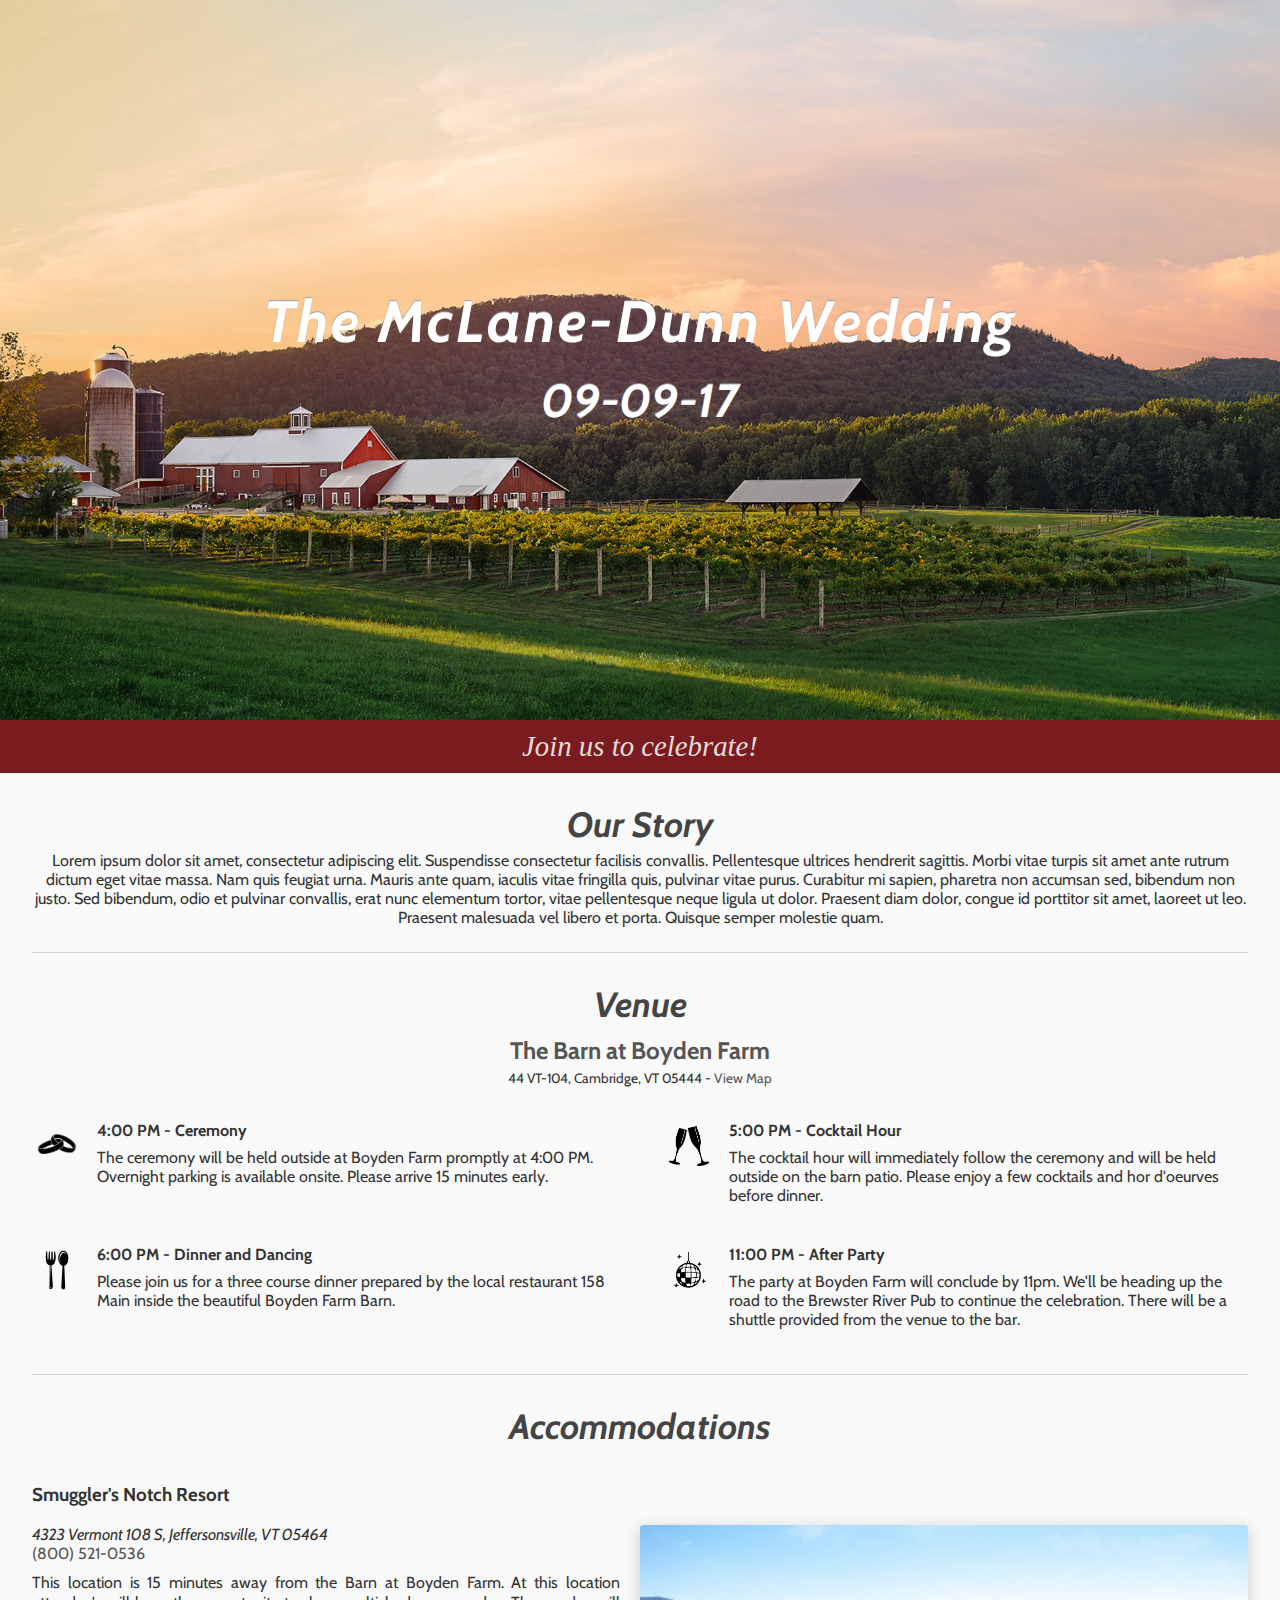
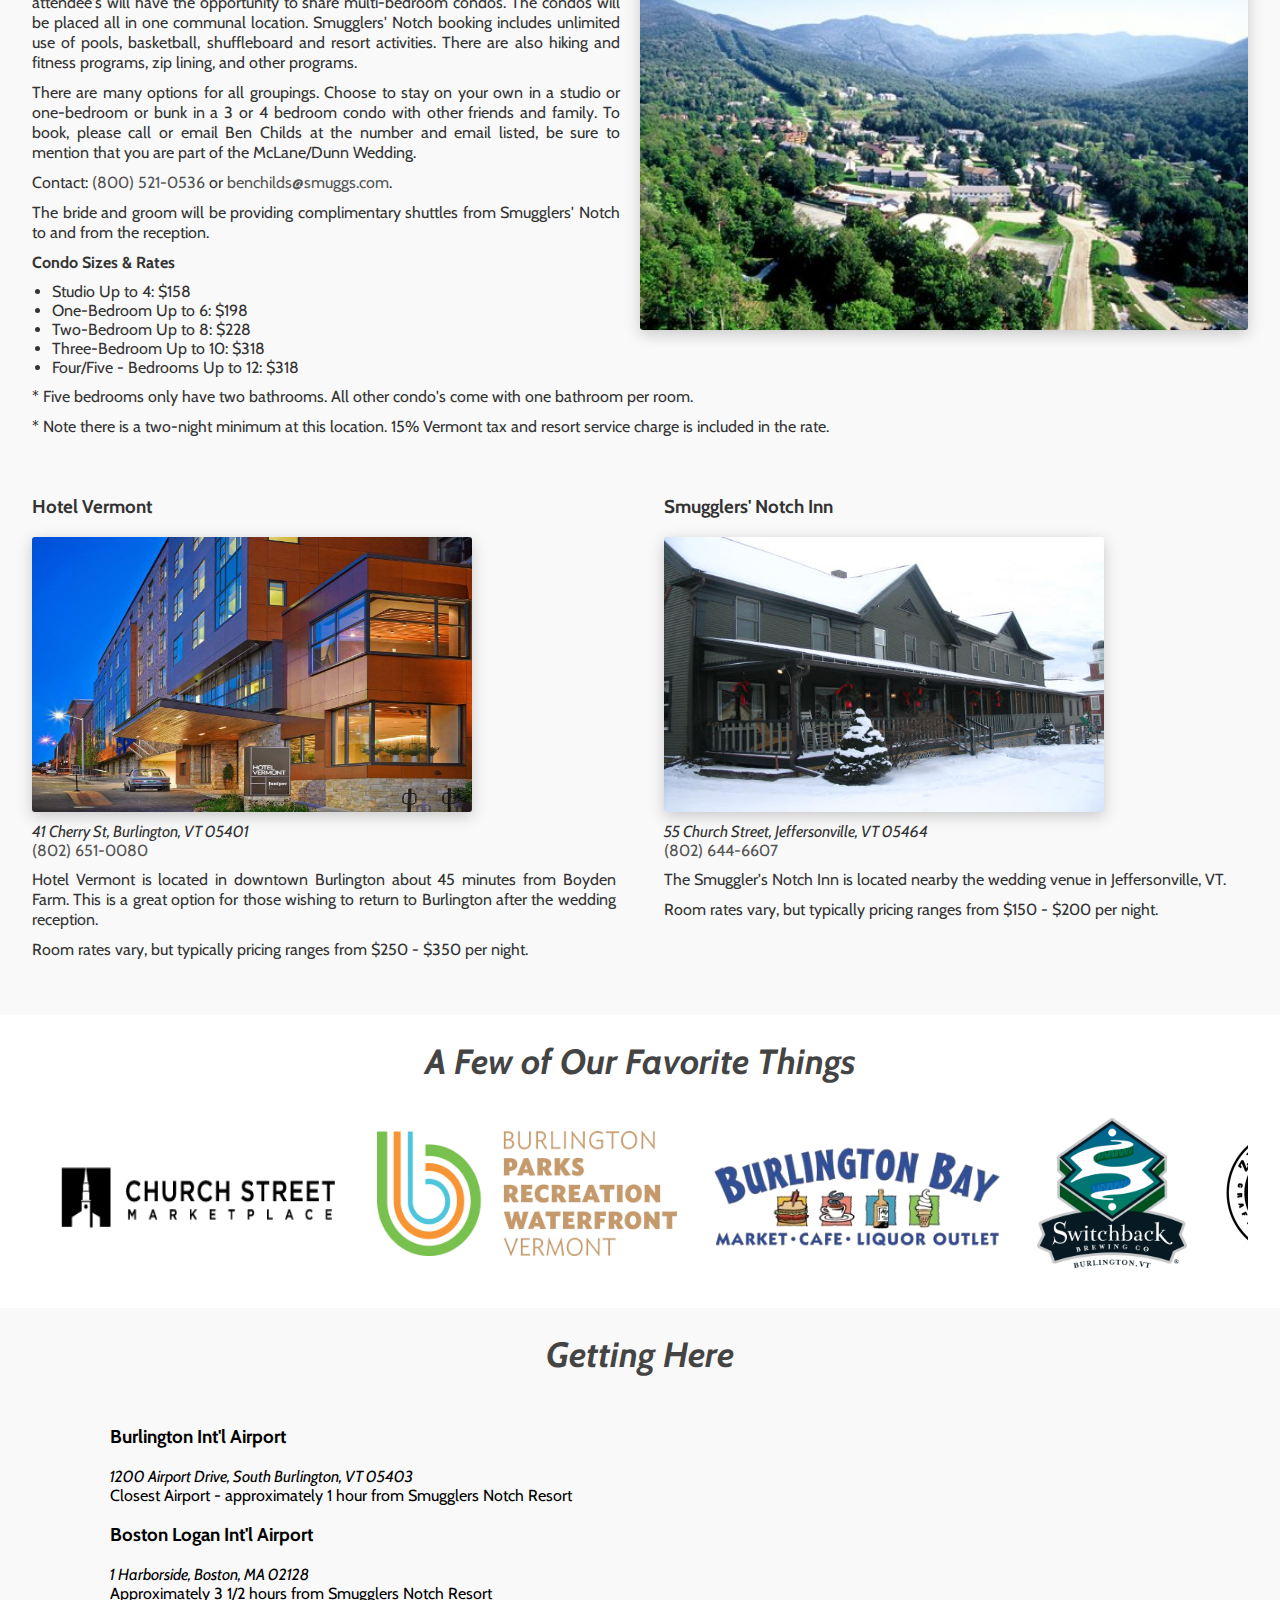
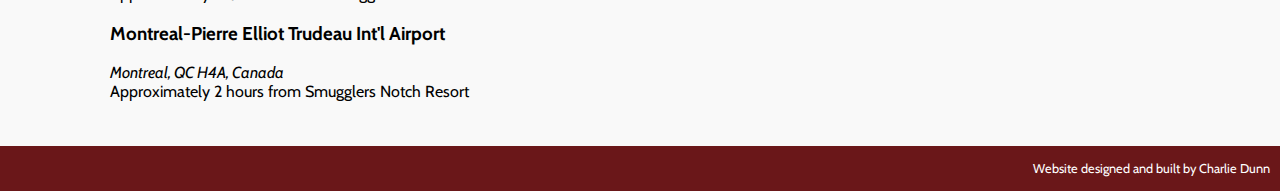
<file: index.html>
<!DOCTYPE html>
<html>
  <head>
    <meta charset="utf-8" />
    <meta name="viewport" content="width=device-width initial-scale=1" />
    <meta title="McLane-Dunn Wedding | 09/09/17" />
    <title>McLane-Dunn Wedding | 09.09.17</title>
    <link rel="stylesheet" href="css/normalize.css" type="text/css" />
    <link rel="stylesheet" href="css/main.css" type="text/css"  />
    <link href="https://fonts.googleapis.com/css?family=Cabin|Merriweather|Allura" rel="stylesheet">
  </head>
  <body>
    <div id="wrapper">
      <header>
        <div class="menu-btn" data-role="collapsible">
          <img class="ham-menu" src="images/ham-menu-white.png" alt="menu icon">
          <span>Menu</span>
        </div>
        <nav class="main-nav">
          <img class="close-menu-btn" src="images/close.png" alt="close menu icon">
          <ul>
            <li class="menu"><a class="menu-link" href="#about"><img class="nav-icon" src="images/person.png" alt="person icon">Our Story</a></li>
            <li class="menu"><a class="menu-link" href="#wedding-info"><img class="nav-icon" src="images/info.png" alt="info icon">Wedding Information</a></li>
            <li class="menu"><a class="menu-link" href="#accommodations"><img class="nav-icon" src="images/hotel-xxl.png" alt="binoculors icon">Accommodations</a></li>
            <li class="menu"><a class="menu-link" href="#attractions"><img class="nav-icon" src="images/attractions.png" alt="binoculors icon">Things To Do</a></li>
            <li class="menu"><a class="menu-link" href="#travel"><img class="nav-icon" src="images/nav-white.png" alt="navigation icon">Getting Here</a></li>
          </ul>
        </nav>
        <h1 class="primary_title">The McLane-Dunn Wedding</h1>
        <h2 class="date">09-09-17</h2>
      </header>
      <div class="banner">
        <p>Join us to celebrate!</p>
      </div>
      <section class="main-content">
        <section id="about">
          <h2>Our Story</h2>
          <p>Lorem ipsum dolor sit amet, consectetur adipiscing elit. Suspendisse consectetur facilisis convallis. Pellentesque ultrices hendrerit sagittis. Morbi vitae turpis sit amet ante rutrum dictum eget vitae massa. Nam quis feugiat urna. Mauris ante quam, iaculis vitae fringilla quis, pulvinar vitae purus. Curabitur mi sapien, pharetra non accumsan sed, bibendum non justo. Sed bibendum, odio et pulvinar convallis, erat nunc elementum tortor, vitae pellentesque neque ligula ut dolor. Praesent diam dolor, congue id porttitor sit amet, laoreet ut leo. Praesent malesuada vel libero et porta. Quisque semper molestie quam.</p>
        </section>
        <section id="wedding-info">
          <div class="venue">
            <h2>Venue</h2>
            <h5 class="location"><a href="http://www.boydenfarm.com/" target="_blank">The Barn at Boyden Farm</a></h5>
            <p>44 VT-104, Cambridge, VT 05444 - <span><a href="https://goo.gl/maps/4TBpqwrgiZT2" target="_blank">View Map</a></span></p>
          </div>
          <div class="event-grid">
            <div class="events">
              <div class="icon-wrap">
                <img class="icon" src="images/rings.png" alt="rings icon">
              </div>
              <div class="details">
                <h4>4:00 PM - Ceremony</h4>
                <p>The ceremony will be held outside at Boyden Farm promptly at 4:00 PM. Overnight parking is available onsite. Please arrive 15 minutes early.</p>
              </div>
            </div>
            <div class="events">
              <div class="icon-wrap">
                <img class="icon" src="images/champagne.png" alt="champagne glass icon">
              </div>
              <div class="details">
                <h4>5:00 PM - Cocktail Hour</h4>
                <p>The cocktail hour will immediately follow the ceremony and will be held outside on the barn patio. Please enjoy a few cocktails and hor d'oeurves before dinner.</p>
              </div>
            </div>
            <div class="events">
              <div class="icon-wrap">
                <img class="icon" src="images/dinner.png" alt="rings icon">
              </div>
              <div class="details">
                <h4>6:00 PM - Dinner and Dancing</h4>
                <p>Please join us for a three course dinner prepared by the local restaurant 158 Main inside the beautiful Boyden Farm Barn.</p>
              </div>
            </div>
            <div class="events">
              <div class="icon-wrap">
                <img class="icon" src="images/party.png" alt="rings icon">
              </div>
              <div class="details">
                <h4>11:00 PM - After Party</h4>
                <p>The party at Boyden Farm will conclude by 11pm. We'll be heading up the road to the Brewster River Pub to continue the celebration. There will be a shuttle provided from the venue to the bar.</p>
              </div>
            </div>
          </div>
        </section>
        <section id="accommodations">
          <h2>Accommodations</h2>
          <div class="lodging-primary">
            <h3>Smuggler's Notch Resort</h3>
            <img class="lodging-primary-img" src="images/smuggs.jpg" alt="aerial view of smugglers notch">
            <address>4323 Vermont 108 S, Jeffersonsville, VT 05464</address>
            <a href="tel:800521-0536">(800) 521-0536</a>
            <p>This location is 15 minutes away from the Barn at Boyden Farm.
            At this location attendee's will have the opportunity to share multi-bedroom condos. The condos will be placed all in one communal location. Smugglers' Notch booking includes unlimited use of pools, basketball, shuffleboard and resort activities. There are also hiking and fitness programs, zip lining, and other programs.</p>
            <p>There are many options for all groupings. Choose to stay on your own in a studio or one-bedroom or bunk in a 3 or 4 bedroom condo with other friends and family.
            To book, please call or email Ben Childs at the number and email listed, be sure to mention that you are part of the McLane/Dunn Wedding.</p>
            <p>Contact:<a href="tel:8005210536"> (800) 521-0536</a> or <a href="mailto:benchilds@smuggs.com">benchilds@smuggs.com</a>.</p>
            <p>The bride and groom will be providing complimentary shuttles from Smugglers' Notch to and from the reception.</p>
            <h4>Condo Sizes & Rates</h4>
            <ul class="condo-rates">
              <li>Studio Up to 4: $158</li>
              <li>One-Bedroom Up to 6: $198</li>
              <li>Two-Bedroom Up to 8: $228</li>
              <li>Three-Bedroom Up to 10: $318</li>
              <li>Four/Five - Bedrooms Up to 12: $318</li>
            </ul>
            <p>* Five bedrooms only have two bathrooms. All other condo's come with one bathroom per room.</p>
            <p>* Note there is a two-night minimum at this location. 15% Vermont tax and resort service charge is included in the rate.</p>
          </div>
          <div class="lodging-grid">
            <div class="lodging-option">
              <h3>Hotel Vermont</h3>
              <img class="lodging-img" src="images/hotel-vt.jpg" alt="hotel vermont">
              <address>41 Cherry St, Burlington, VT 05401</address>
              <a href="tel:8026510080">(802) 651-0080</a>
              <p>Hotel Vermont is located in downtown Burlington about 45 minutes from Boyden Farm. This is a great option for those wishing to return to Burlington after the wedding reception.</p>
              <p>Room rates vary, but typically pricing ranges from $250 - $350 per night.</p>
            </div>
            <div class="lodging-option">
              <h3>Smugglers' Notch Inn</h3>
              <img class="lodging-img" src="images/smuggsinn.jpg" alt="hotel vermont">
              <address>55 Church Street, Jeffersonville, VT 05464</address>
              <a href="tel:8026446607">(802) 644-6607</a>
              <p>The Smuggler's Notch Inn is located nearby the wedding venue in Jeffersonville, VT. </p>
              <p>Room rates vary, but typically pricing ranges from $150 - $200 per night.</p>
            </div>
          </div>
        </section>
      </section>
      <section id="attractions">
        <h2>A Few of Our Favorite Things</h2>
        <div class="attractions-wrap">
          <article class="activity">
            <a href="http://www.churchstmarketplace.com/"><img class="logo-long" src="images/churchst.png" alt="church street marketplace logo"></a>
          </article>
          <article class="activity">
            <a href="https://enjoyburlington.com/venue/waterfront-park/"><img class="logo-long" src="images/burlington.png" alt="burlington, vt logo"></a>
          </article>
          <article class="activity">
            <a href="http://www.burlingtonbaycafe.com/"><img class="logo-long" src="images/burlingtonbay.png" alt="burlington bay cafe logo"></a>
          </article>
          <article class="activity">
            <a href="http://switchbackvt.com/"><img class="logo-square" src="images/switchback.png" alt="switchback brewery logo"></a>
          </article>
          <article class="activity">
            <a href="http://www.zerogravitybeer.com/"><img class="logo-square" src="images/zerogravity.png" alt="zero gravity brewery logo"></a>
          </article>
          <article class="activity">
            <a href="http://www.citizencider.com/"><img class="logo-square" src="images/citizencider.jpg" alt="citizen cider logo"></a>
          </article>
          <article class="activity">
            <a href="http://www.gostowe.com/"><img class="logo-long" src="images/stowe.jpg" alt="stowe, vt logo"></a>
          </article>
          <article class="activity">
            <a href="http://www.coldhollow.com/"><img class="logo-square" src="images/coldhollow.png" alt="cold holllow cidery logo"></a>
          </article>
          <article class="activity">
            <a href="https://alchemistbeer.com/"><img class="logo-square" src="images/alchemist.jpg" alt="alchemist brewery logo"></a>
          </article>
          <article class="activity">
            <a href="http://www.vontrappbrewing.com/"><img class="logo-long" src="images/vontrapp.png" alt="von trapp brewing company logo"></a>
          </article>
          <article class="activity">
            <a href="http://www.benjerry.com/about-us/factory-tours"><img class="logo-long" src="images/ben-jerry.jpg" alt="ben and jerrys logo"></a>
          </article>
          <article class="activity">
            <a href="http://vtstateparks.com/htm/underhill.htm"><img class="logo-square" src="images/hike.jpg" alt="vermont state parks logo"></a>
          </article>
        </div>
      </section>
      <section id="travel">
        <h2>Getting Here</h2>
        <div class="travel-wrap">
          <div class="options">
            <div class="airport-option">
              <h3>Burlington Int'l Airport</h3>
              <p>
                <address>
                1200 Airport Drive, South Burlington, VT 05403
                </address>
              Closest Airport - approximately 1 hour from Smugglers Notch Resort</p>
            </div>
            <div class="airport-option">
              <h3>Boston Logan Int'l Airport</h3>
              <p>
                <address>
                1 Harborside, Boston, MA 02128
              </address>
              Approximately 3 1/2 hours from Smugglers Notch Resort</p>
            </div>
            <div class="airport-option">
              <h3>Montreal-Pierre Elliot Trudeau Int'l Airport</h3>
              <p>
                <address>
                Montreal, QC H4A, Canada
                </address>
              Approximately 2 hours from Smugglers Notch Resort</p>
            </div>
          </div>
          <div class="map-wrap">
            <iframe class="map" src="https://www.google.com/maps/embed?pb=!1m19!1m8!1m3!1d11354.127715213152!2d-72.8967649535034!3d44.64748277737305!3m2!1i1024!2i768!4f13.1!4m8!3e6!4m0!4m5!1s0x4cb5f4542bbe79a9%3A0x69a55f3d533ab23f!2sThe+Barn+at+Boyden+Farm%2C+44+VT-104%2C+Cambridge%2C+VT+05444!3m2!1d44.647696499999995!2d-72.8882248!5e0!3m2!1sen!2sus!4v1488686399294" width="350" height="250" frameborder="0" style="border:0" allowfullscreen></iframe>
          </div>
        </div>
      </section>
      <footer>
        <p>Website designed and built by Charlie Dunn</p>
      </footer>
    </div>
    <script src="http://ajax.googleapis.com/ajax/libs/jquery/3.1.1/jquery.min.js"></script>
    <script type="text/javascript" src="script.js">
    </script>
  </body>
</html>
</file>
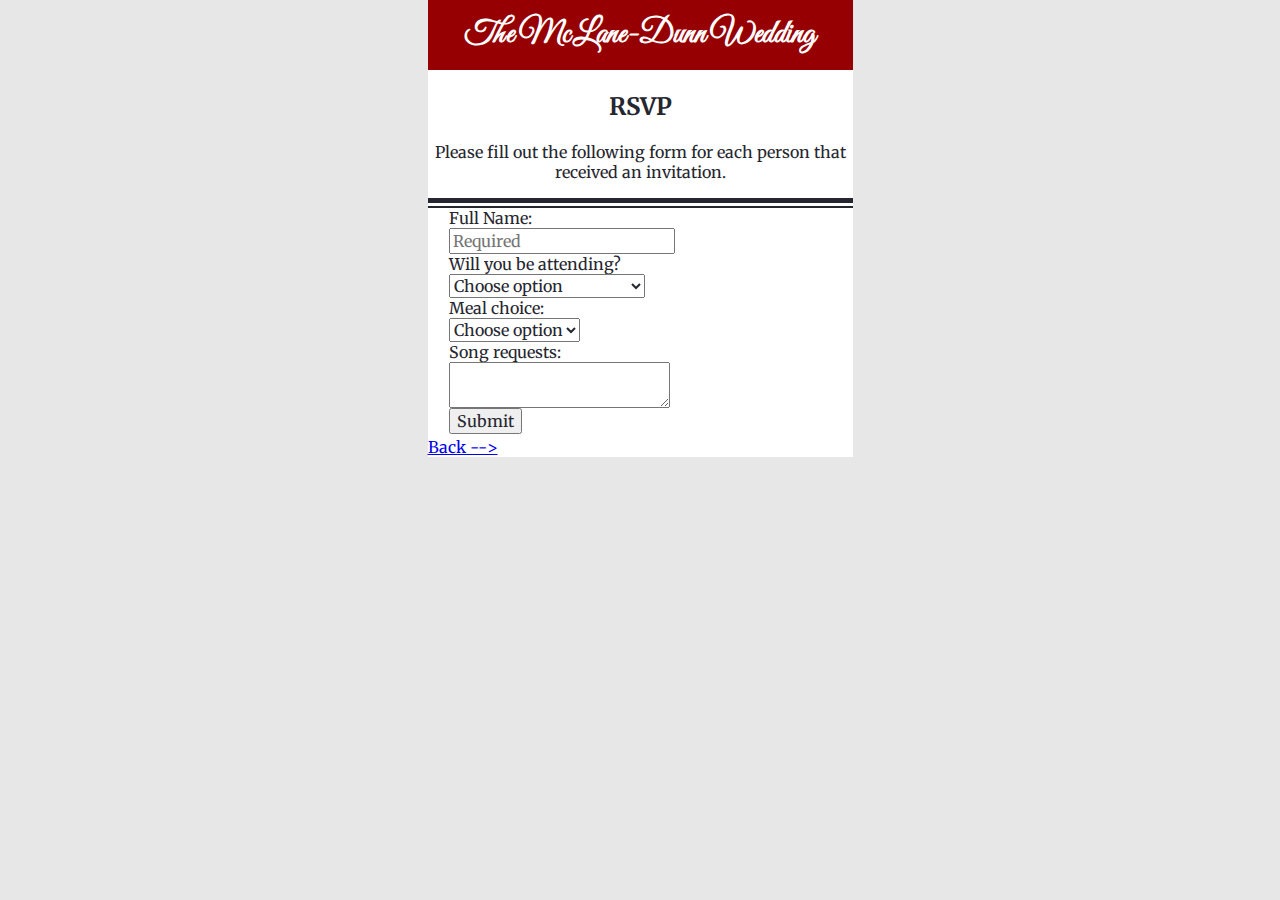
<file: rsvp.html>
<html>
  <head>
    <meta charset="utf-8" />
    <meta name="viewport" content="width=device-width initial-scale=1" />
    <meta title="McLane-Dunn Wedding | 09/09/17" />
    <title>McLane-Dunn Wedding | 09.09.17</title>
    <link rel="stylesheet" href="css/normalize.css" type="text/css" />
    <link rel="stylesheet" href="css/form.css" type="text/css"  />
    <link href="https://fonts.googleapis.com/css?family=Cabin|Great+Vibes|Merriweather|Montserrat|Satisfy|Tangerine|Sail" rel="stylesheet">
  </head>
  <body>
    <div id="wrapper">
      <header>
        <div class="form_header">
          <h1>The McLane-Dunn Wedding</h1>
          <h2>RSVP</h2>
          <p class="sub_title">Please fill out the following form for each person that received an invitation.</p>
        </div>
      </header>

      <form action="/webformmailer.php" method="post">
        <div class="form_wrap">
          <label for="name">Full Name:</label><br />
          <input type="text" id="name" name="user_name" placeholder="Required" /><br />
          <label for="attending">Will you be attending?</label></br>
          <select id="attending" name="user_status" required="required">
           <option value="Choose option">Choose option</option>
           <option value="yes">Yes, I will be attending</option>
           <option value="no">I regretfully decline</option>
         </select><br />
         <label for="meal">Meal choice:</label><br />
         <select id="meal" "user_meal" required="required">
           <option value="Choose options">Choose option</option>
           <option value="chicken">Chicken</option>
           <option value="steak">Steak</option>
           <option value="salmon">Salmon</option>
         </select></br>
         <label>Song requests:</label><br />
         <textarea></textarea><br />
         <button type="submit">Submit</button><br />
       </div>
      </form>
      <a href="index.html">Back --></a>
    </div>
  </body>
</html>
</file>
<file: css/main.css>
* {
  box-sizing: border-box;
}

/******** Base Styles *********
*******************************/

body {
 font-family: 'cabin', Merriweather, serif;
 background-color: #e2e2e2;
}

header {
  position: relative;
  display: flex;
  justify-content: center;
  align-items: center;
  flex-direction: column;
  background-image: url("../images/boyden_farm.jpg");
  background-repeat: no-repeat;
  background-position: bottom;
  background-size: cover;
  height: 80vh;
}

h2 {
  margin: 5px 0;
  color: #444;
  font-size: 220%;
  font-style: italic;
  text-align: center;
}

section {
  width: 95%;
  margin: 0 auto;
  padding: 25px 0;
  background-color: #f9f9f9;
  border-bottom: 1px solid lightgrey;
}

section:last-child {
  border-bottom: none;
}

h4,
h5,
p {
  margin: 0;
}

a {
  text-decoration: none;
  color: #555;
}

a:hover {
  color: #000;
  text-decoration: underline;
}

a:visited {
  text-decoration: none;
  color: #444;
}

/*********** Header ***********
*******************************/

#wrapper {
  overflow: hidden;
  background-color: #f9f9f9;
}

header {
  position: relative;
}

.menu-btn {
  position: absolute;
  top: 5px;
  left: 5px;
  display: flex;
  justify-content: center;
  align-items: center;
  padding: 5px 0;
  margin: 10px;
  width: 100px;
  border: 1px solid #fff;
  border-radius: 3px;
  color: #fff;
  cursor: pointer;
  text-transform: uppercase;
}

.ham-menu {
  margin: 0 10px 0 0;
  width: 20px;
  height: 20px;
}

.main-nav {
  display: none;
  flex-direction: column;
  justify-content: space-around;
  position: absolute;
  top: 0px;
  left: 0px;
  width: 100%;
  background-color: #6a1719;
  box-shadow: 0px 8px 16px 0px rgba(0,0,0,0.2);
  opacity: .9;
}

.close-menu-btn {
  position: absolute;
  top: 15px;
  right: 10px;
  height: 25px;
  width: 25px;
  cursor: pointer;
  z-index: 2;
}

.menu {
  padding: 10px 25px;
}

.menu a {
  display: flex;
  align-items: center;
  padding: 10px 0;
  width: 100%;
  color: #fff;
  font-size: .85em;
  text-transform: uppercase;
}

.nav-icon,
.home-icon {
  margin: 0 10px 0 0;
  height: 20px;
  width: 20px;
}

.primary_title,
.date {
  color: #fff;
  font-family: 'Cookie', cabin, serif;
  font-style: italic;
  text-shadow: 0px -1px 1px #9a9a9a;
  text-align: center;
}

.primary_title {
  font-size: 325%;
  letter-spacing: 2pt;
  margin: 0 0 10px 0;
}

.date {
  font-size: 250%;
}

.rsvp {
  display: none;
  margin: 10px 0;
  padding: 8px 25px;
  background-color: #922226;
  border-radius: 3px;
  border: 1px solid #7a1c1f;
  box-shadow: 0px 4px 16px 0px rgba(0,0,0,0.2);
  transition-duration: .25s;
}

.rsvp:hover {
  transform: scale(1.1);
  transition-duration: .25s;
}

.rsvp a {
  color: #fff;
  letter-spacing: 1.2pt;
}

.rsvp a:hover {
  text-decoration: none;
}

.banner {
  padding: 10px 0;
  background-color: #7a1c1f;
  color: #e5dada;
}

.banner > p {
  font-family: 'Cookie', georgia, serif;
  font-size: 180%;
  font-style: italic;
  text-align: center;
}

.back-to-top {
  position: fixed;
  bottom: 25px;
  right: 10px;
  width: 35px;
  height: 35px;
}

.hide {
  display: none;
}

/******** Layout Styles ********
*******************************/

.main-content {
  color: #333;
  padding: 0;
  border-bottom: none;
  width: 100%;
}

/*** About Section ***/

#about {
  text-align: center;
}

/*** Wedding Info Section ***/

#wedding-info {
  display: flex;
  flex-direction: column;
}

.venue {
  margin: 0 auto 15px auto;
  text-align: center;
}

.venue p {
  font-size: .85em;
}

.location {
  font-size: 1.5em;
  padding: 5px;
}

.events {
  display: flex;
  margin: 20px 0;
}

.events h4 {
  margin: 0 0 8px 0;
}

.icon {
  margin: 0 15px 0 0;
  padding: 5px;
  width: 50px;
  height: 50px;
}

.other-events h3 {
  font-size: 150%;
  font-style: italic;
  text-align: center;
}

.details address {
  display: block;
  margin: 10px 0 0 0;
}

/********* Lodging *********
****************************/

#accommodations p {
  margin: 10px 0;
  line-height: 20px;
  text-align: justify;
}

.lodging-primary {
  margin: 35px 0 20px 0;
}

.lodging-option {
  margin: 20px 0;
  padding: 0 0 20px 0;
}

.lodging-primary-img,
.lodging-img {
  display: block;
  margin: 10px 0;
  width: 100%;
  height: 80%;
  border-radius: 3px;
  box-shadow: 0px 4px 16px 0px rgba(0,0,0,0.2);
}

.condo-rates {
  list-style: disc;
}

.condo-rates li {
  margin: 0 0 0 20px;
}

.shuttles {
  font-size: 1.125em;
  font-weight: bold;
}

/********* Attractions *********
*******************************/

#attractions {
  display: flex;
  flex-direction: column;
  margin: 0;
  width: 100%;
  background-color: #fff;
  border-bottom: none;
}

#attractions h2 {
  margin: 0 10px 20px 10px;
}

.attractions-wrap {
  display: flex;
  align-items: center;
  overflow: auto;
  width: 95%;
  margin: 0 auto;
}

.logo-square {
  display: block;
  height: 150px;
  width: 150px;
  margin: 15px;
}

.logo-long {
  display: block;
  height: 125px;
  width: 300px;
  margin: 15px;
}

/******** Getting Here ********
*******************************/

#travel {
  display: flex;
  flex-direction: column;
  width: 100%;
  padding: 20px 10px;
  border-bottom: none;
}

.map-wrap {
  margin: 20px 0 0 0;
}

.map {
  display: block;
  width: 90%;
  margin: 0 auto;
}

#registry {
  width: 100%;
  border-bottom: none;
}

#registry h2 {
  margin: 0 auto;
  padding: 35px 0 15px 0;
  width: 95%;
  border-top: 1px solid lightgrey;
}

.stores {
  display: flex;
  flex-direction: column;
  width: 95%;
  margin: 0 auto;
}

.stores a {
  display: block;
}

.amazon,
.macys {
  display: block;
  height: 100px;
  width: 250px;
  margin: 15px auto;
}

/*** Image Gallery ***/

#gallery {
  width: 100%;
  display: flex;
  flex-direction: column;
}

#gallery h2 {
  margin: 0 auto;
  padding: 35px 0 15px 0;
  width: 95%;
  border-top: 1px solid lightgrey;
}

.panels {
  width: 95%;
  margin: 30px auto 0 auto;
  display: flex;
  display: -moz-flex;
  display: -ms-flexbox;
  display: -webkit-flex;
  overflow: scroll;
}

.panel {
  margin: 0 10px;
  padding: 125px;
  background-size: cover;
  background-position: center;
}

.panel1 {
  background-image: url('../images/house.jpg')
}
.panel2 {
  background-image: url('../images/jackson-lake.jpg')
}
.panel3 {
  background-image: url('../images/mthuron.jpg')
}
.panel4 {
  background-image: url('../images/lighthouse.jpg')
}
.panel5 {
  background-image: url('../images/jackson.jpg')
}
.panel6 {
  background-image: url('../images/sf.jpg')
}
.panel7 {
  background-image: url('../images/redrocks.jpg')
}
.panel8 {
  background-image: url('../images/ring.jpg')
}
.panel9 {
  background-image: url('../images/sf-beach.jpg')
}
.panel10 {
  background-image: url('../images/winter-park.jpg')
}
.panel11 {
  background-image: url('../images/farmhouse.jpg')
}
.panel12 {
  background-image: url('../images/wine-tasting.jpg')
}

.hint {
  display: none;
  text-align: center;
  color: #a2a2a2;
}


footer {
  background-color: #6a1719;
  color: #fff;
  font-size: .8em;
  text-align: right;
  padding: 15px 10px 15px 0;
}


/******** Media Queries ********
*******************************/

@media screen and (min-width: 768px) {

  header {
    height: 70vh;
  }

  .main-nav {
    z-index: 5;
  }

  .lodging-primary h4 {
    margin: 0 0 10px 0;
  }

  .lodging-primary-img {
    float: right;
    margin: 0 0 0 20px;
    height: 50%;
    width: 50%;
  }

  .event-grid,
  .lodging-grid {
    display: flex;
    flex-wrap: wrap;
    justify-content: space-between;
  }

  .events,
  .lodging-option {
    width: 48%;
  }

  .lodging-option {
    border-bottom: none;
    padding: 0;
  }

  .lodging-img {
    height: 275px;
  }

  .other-events {
    display: flex;
    flex-direction: column;
  }

  .other-events-wrap {
    display: flex;
    justify-content: space-between;
  }

  .travel-wrap {
    display: flex;
    flex-direction: row;
    justify-content: space-around;
    margin: 25px 0 0 0;
  }

  .map {
    width: 400px;
    height: 300px;
  }

  .stores {
    flex-direction: row;
    justify-content: space-around;
  }

  #registry {
    border-bottom: none;
  }

  /*** Image Gallery ***/

  .panels {
    width: 95%;
    margin: 30px auto 0 auto;
    display: flex;
    height: 50vh;
    background-color: #fff;
    box-shadow: 0 1px 10px 2px #e9e9e9;
  }

  .panel {
    padding: 0;
    margin: 0;
    flex: 1;
    -ms-flex: 1;
    -webkit-flex: 1;
    background-size: cover;
    background-position: center;
    box-shadow:inset 0 0 0 2px rgba(255,255,255,0.1);
    cursor: pointer;
    transition:
          flex 0.7s cubic-bezier(0.61,-0.19, 0.7,-0.11),
          background 0.2s;
    -webkit-transition:
          -ms-flex 0.7s cubic-bezier(0.61,-0.19, 0.7,-0.11),
          -webkit-flex 0.7s cubic-bezier(0.61,-0.19, 0.7,-0.11),
          background 0.2s;
  }

  .panel.open {
    flex: 16;
    -ms-flex: 16;
    -webkit-flex: 16;
    box-shadow:inset 0 0 0 5px rgba(255,255,255,0.1);
  }

  .hint {
    display: block;
    font-style: italic;
  }

}

@media screen and (min-width: 821px) {

  .menu a {
    font-size: .9em;
    text-transform: capitalize;
  }

  .menu-btn,
  .close-menu-btn {
    display: none;
  }

  .fixed {
    position: fixed;
    top: 0;
    left: 0;
    width: 100%;
    background: linear-gradient(to top, #6a1719 0%, #922226 100%);
    background: -webkit-linear-gradient(to top, #6a1719 0%, #922226 100%);
    opacity: 1;
    box-shadow: 0px 8px 16px 0px rgba(0,0,0,0.2);
    transition-delay: 2s;
  }

  .main-nav ul {
    display: flex;
    flex-flow: row nowrap;
    justify-content: space-around;
  }

  .nav-icon {
    display: none;
  }

  .primary_title {
    font-size: 365%;
  }

  .date {
    font-size: 290%;
  }

  .panel.open {
    flex: 7;
    -ms-flex: 7;
    -webkit-flex: 7;
  }

}

  @media screen and (min-width: 1024px) {

    header {
      height: 80vh;
    }

    .lodging-img {
      max-width: 440px;
      max-height: 275px;
    }

  }


  @media screen and (min-width: 1350px) {

    header {
      height: 70vh;
    }

    section,
    #travel,
    #registry,
    #gallery {
      width: 70%;
    }

    .travel-wrap {
      justify-content: space-between;
    }

    .lodging-primary-img {
      max-height: 40%;
      width: 40%;
    }

    .map {
      width: 600px;
    }

    #registry h2,
    #gallery h2 {
      width: 100%;
      margin: 0;
    }

    .panels {
      width: 100%;
    }

  }
</file>
<file: css/form.css>
*  {
  box-sizing: border-box;
}

/***** Base Styles ***********
******************************/

body {
  margin: 0 auto;
  max-width: 425px;
  font-family: 'Merriweather', cabin, serif;
  background-color: #E8E7E7;
  color: #262630;
}

h1 {
  font-family: 'Great Vibes', Merriweather, serif;
  color: #fff;
  padding-top: 15px;
  padding-bottom: 15px;
  background-color: #960002;
  margin-top: 0;
}

form {
  margin: 3px auto;
  padding: 0 5%;
  border-top: 2px solid #262630;
  color:
}


/***** Layout Structure ******
******************************/

#wrapper {
  background-color: #fff;
  margin: 0 auto;
  max-width: 100%;
}

.form_header {
  text-align: center;
  border-bottom: 5px solid #262630;

}



/*.form_header,
.form_title,
.footer {
  text-align: center;
}

.form_title {
  margin: 0 5%;
  border-bottom: 5px solid #262630;
}

.contact_section,
.newsletter_section {
  margin-top: 3px;
  border-top: 2px solid #262630;
  padding: 3% 0 0 0;
}*/

/***** Form Styles ***********
******************************/

/*label {
  color: #44444A;
}

.contact_section fieldset {
  padding: 0;
}

.input_container {
  margin-bottom: 15px;
}

#name,
#email,
#phone,
#address,
#city,
#state,
#zip_code {
  margin-top: 5px;
  padding: 15px 5px;
  border-radius: 3px;
  border: 1px solid #E8E7E7;
  background-color: #E8E7E7;
  width: 100%;
}

#zip_code {
  width: 40%;
}

#state {
  height: 3.25em;
}

select {
  color: #A4A4A6;
  padding: 0;
  margin: 0;
}

input[type=text],
input[type=email],
input[type=tel] {
  color: #44444A;
}

input[type="email"]#email::-webkit-input-placeholder,
input[type="text"]#name::-webkit-input-placeholder {
  font-style: italic;
  font-size: .75em;
  text-align: right;
  padding-right: 10px;
}

input[type=checkbox],
input[type=radio] {
  margin-bottom: 12px;
  margin-left: -8px;
}

textarea {
  width: 100%;
  height: 7em;
  background-color: #E8E7E7;
  border-style: none;
  border-radius: 3px;
  margin: 10px 0;
  color: #44444A;
}

button {
  width: 100%;
  height: 3.5em;
  margin: 35px 0 20px 0;
  border-radius: 3px;
  background-color: #017E69;
  color: #fff;
  border-style: none;
  padding: 3% 5%;
}

.copyright {
  font-style: italic;
  margin-top: 20px;
  text-align: center;
  color: #A4A4A6;
}

#html_news,
#html {
  margin-top: 10px;
}

#plain_text {
  margin-bottom: 20px;
}*/


/***** Media Queries *********
******************************/


/*@media (min-width: 768px) {

* {
  box-sizing: border-box;
}

body {
  margin: 0 auto;
  max-width: 900px;
  font-family: 'Merriweather', serif;
  background-color: #E8E7E7;
}

h3 {
  margin-top: 5px;
}

#wrapper {
  background-color: #fff;
  padding-bottom: 8em;
  margin: 0 auto;
  max-width: 85%;
}

.newsletter_section fieldset {
  padding-left: 5px;
  margin-bottom: 10px;
}

.newsletter_section label {
  margin-top: 15px;
}
*/

/*************************************
Contact Info Section - 2 Column Layout
**************************************/

/*.title {
  float: left;
  width: 33%;
  margin-top: 15px;
}

#name,
#email,
#phone,
#address,
#city,
#state {
  width: 66%;
  float: left;
}

#zip_code {
  width: 25%;
  margin-bottom: 30px;
  float: left;
}*/


/***** Clearfix ***********
******************************/

  /*.clearfix:after {
    content: "";
    display: table;
    clear: both;
  }

}*/
</file>
